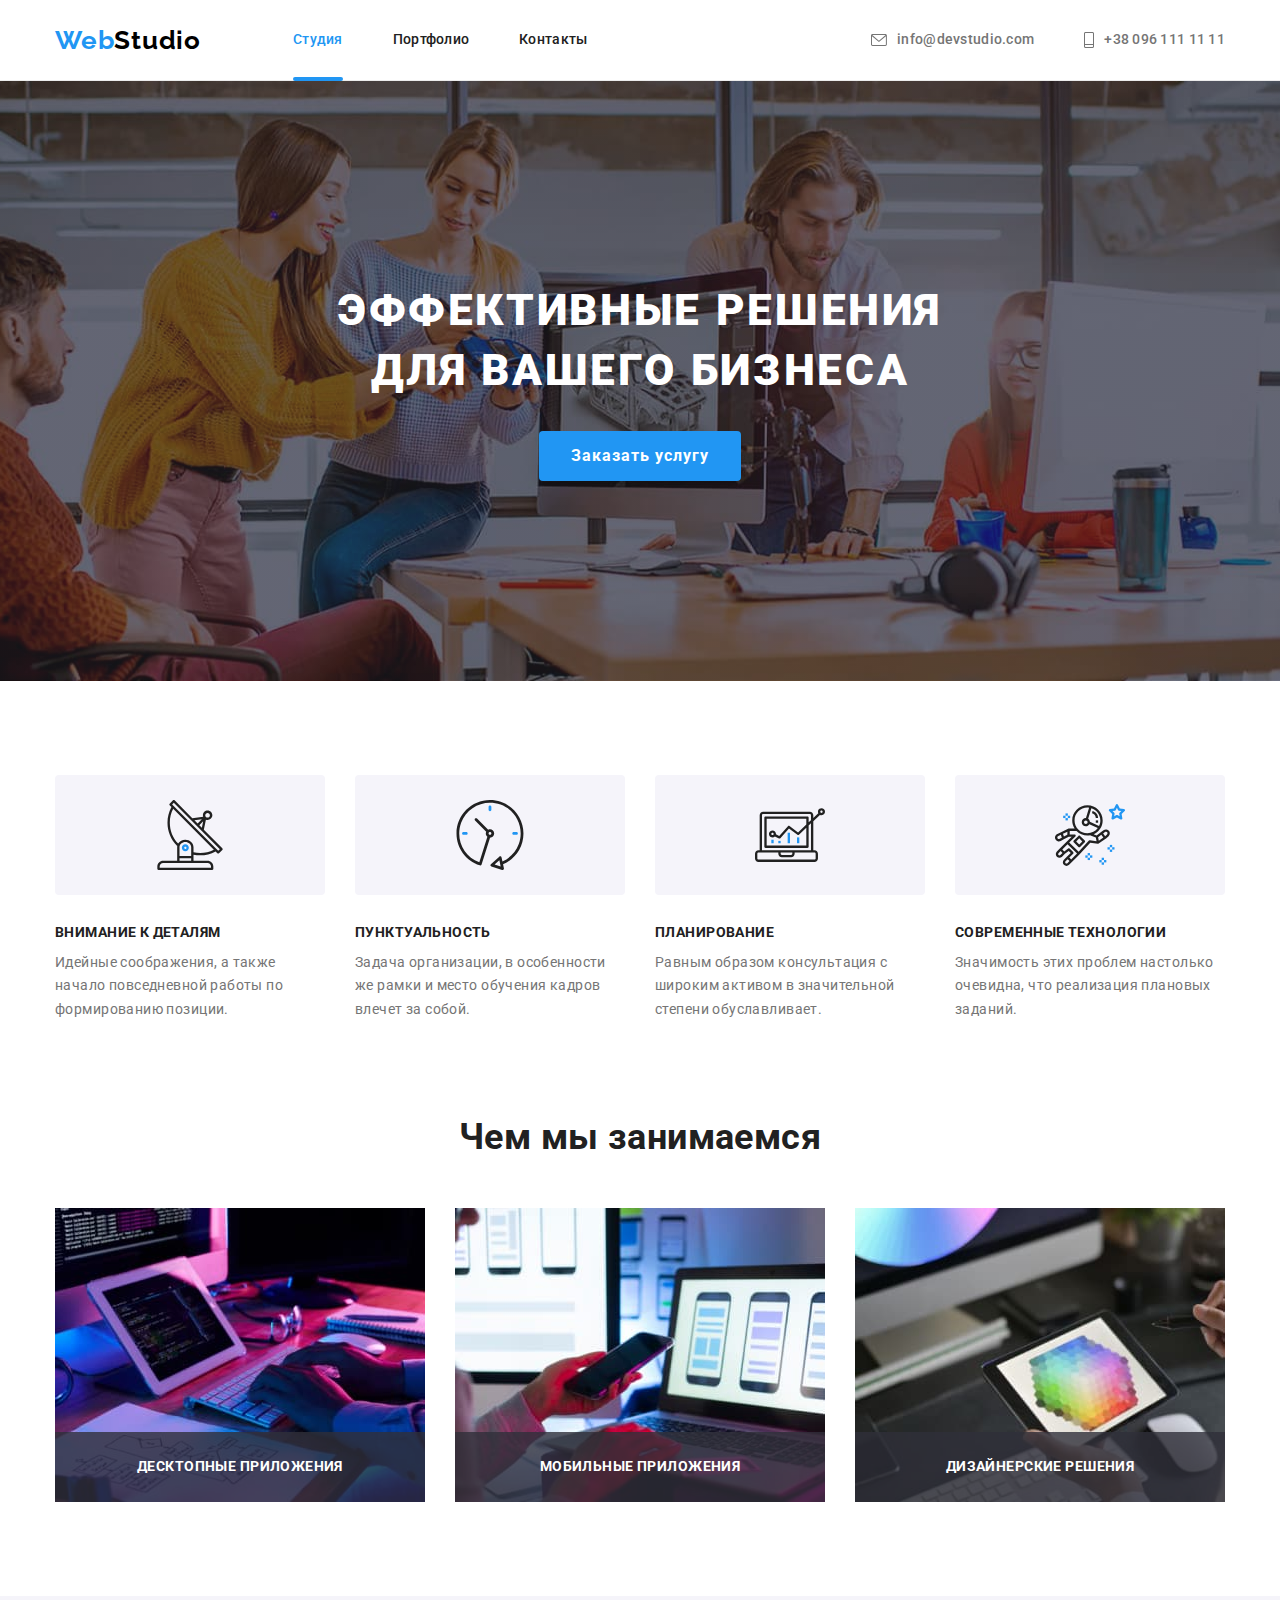
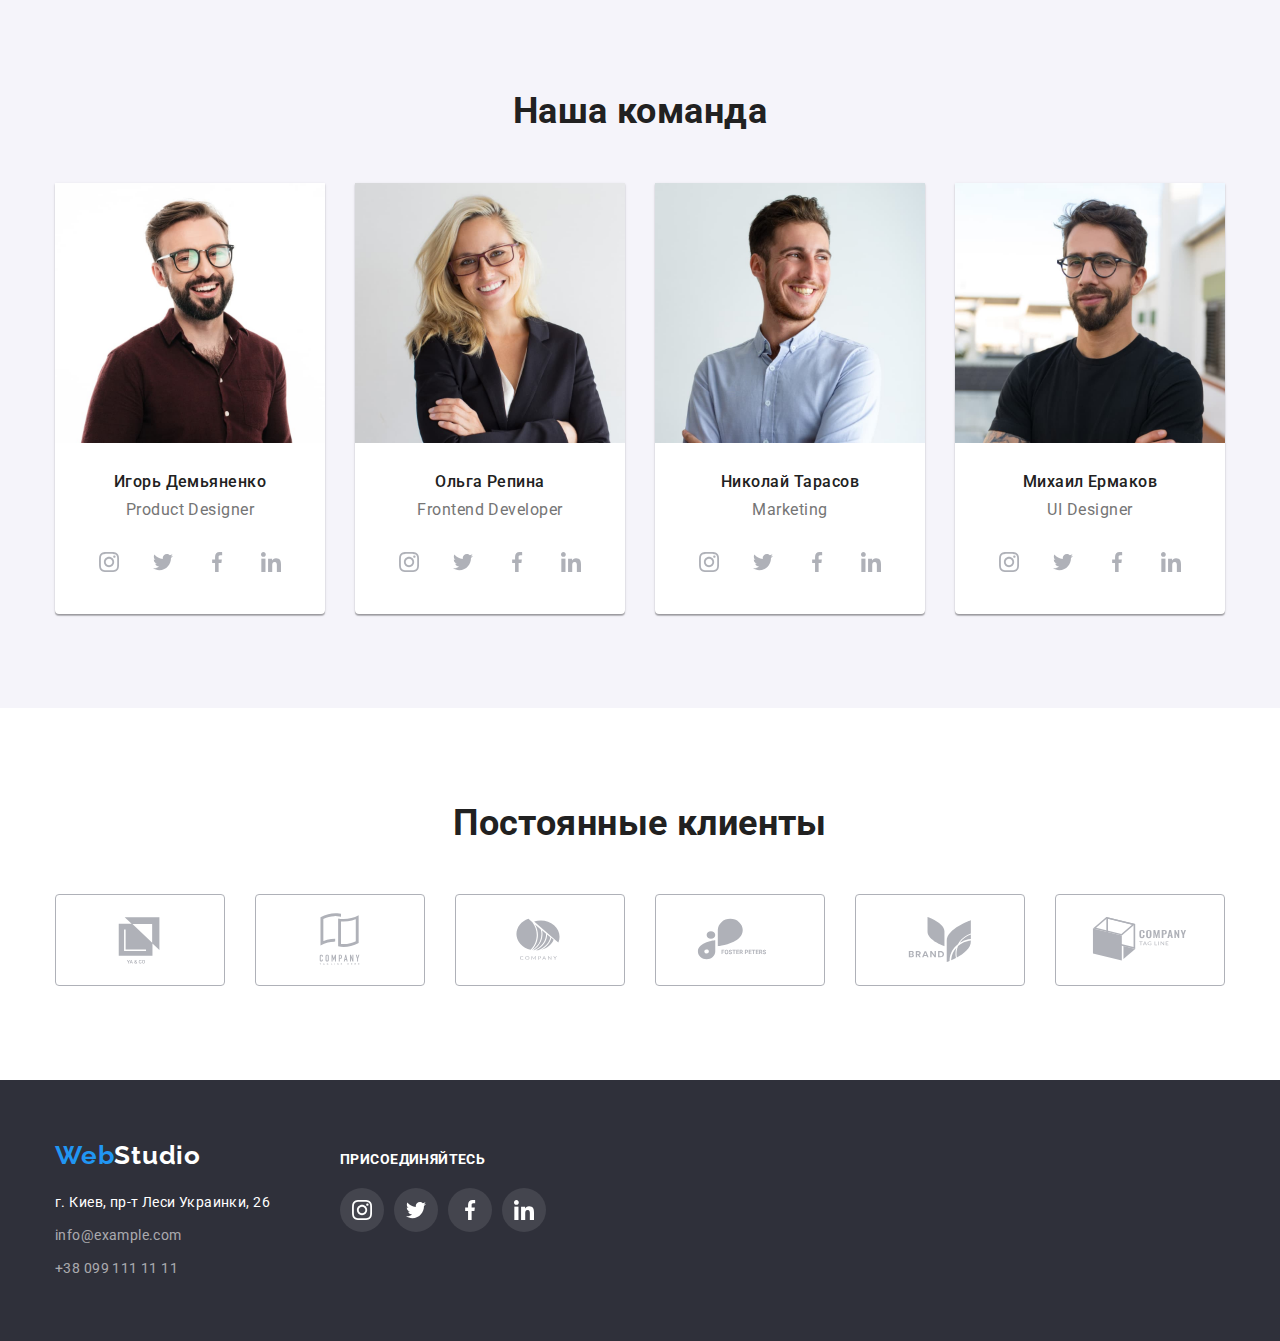
<file: index.html>
<!DOCTYPE html>
<html lang="ru">
<head>
    <meta charset="UTF-8">
    <meta http-equiv="X-UA-Compatible" content="IE=edge">
    <meta name="viewport" content="width=device-width, initial-scale=1.0">
    <title>Document</title>
    <link
      rel="stylesheet"
      href="https://cdnjs.cloudflare.com/ajax/libs/modern-normalize/1.1.0/modern-normalize.min.css"
    />
    <link rel="stylesheet" href="./css/style.css">
    <link rel="preconnect" href="https://fonts.googleapis.com">
    <link rel="preconnect" href="https://fonts.gstatic.com" crossorigin>
    <link href="https://fonts.googleapis.com/css2?family=Raleway:wght@700&family=Roboto:wght@400;500;700;900&display=swap" rel="stylesheet">
</head>
<body>
    <header class="header">
        <div class="container header-container">
        <nav class="header-nav nav"> 
            <a class="logo-header link" href="./index.html">Web<span class="header-logo-black">Studio</span></a>
            <ul  class="list header-nav-list">
                <li class="header-nav-item"><a class="header-nav-link link current" href="./index.html">Студия</a></li>
                <li class="header-nav-item"><a class="header-nav-link link" href="./portfolio.html">Портфолио</a></li>
                <li class="header-nav-item"><a class="header-nav-link link" href="">Контакты</a></li>
            </ul>
        </nav> 
        
            <ul  class="header-tel list">
                <li class="header-tel-li">
                    <a class="header-nav-link link"
                     href="mailto:info@devstudio.com">
                    <svg class="header-icons"  width="16px" height="12px">
                    <use href="./images/icons.svg#icon-mail-icon"></use>
                    </svg>info@devstudio.com</a></li>
                <li class="header-tel-li">
                    <a class="header-nav-link link" 
                    href="tel:+380961111111">
                    <svg class="header-icons"  width="10px" height="16px">
                        <use href="./images/icons.svg#icon-phone-icon"></use>
                    </svg>
                    +38 096 111 11 11</a></li>
            </ul>
        </div>
    </header>
        
    <main>
        <!-- Герой -->
        <section class=hero> 
            <h1 class="hero-title">
                Эффективные решения<br />
                для вашего бизнеса
               </h1>   
            <button type="button" class="hero-btn" data-modal-open>Заказать услугу</button>
        </section>

        <!-- Наши особенности -->
         <section class="section about-us">
             <div class="container">
             <h2 class="visually-hidden" >Преимущества</h2>
             <ul  class="about-us-list list">
                 <li class="about-item">
                    <div class="about-us-container ">
                        <svg class="benefits-icons" width="70px" height="70px">
                          <use href="./images/icons.svg#icon-antenna"></use>
                        </svg>
                      </div>
                     <h3 class="about-us-title title">Внимание к деталям</h3>
                     <p class="about-us-text">Идейные соображения, а также начало повседневной работы по формированию позиции.</p>
                 </li>
                 <li class="about-item">
                    <div class="about-us-container ">
                        <svg class="benefits-icons" width="70px" height="70px">
                          <use href="./images/icons.svg#icon-clock"></use>
                        </svg>
                      </div>
                     <h3 class="about-us-title title">Пунктуальность</h3>
                     <p class="about-us-text">Задача организации, в особенности же рамки и место обучения кадров влечет за собой.</p>
                 </li>  
                 <li class="about-item">
                    <div class="about-us-container ">
                        <svg class="benefits-icons" width="70px" height="70px">
                          <use href="./images/icons.svg#icon-diagram"></use>
                        </svg>
                      </div>
                     <h3 class="about-us-title title">Планирование</h3>
                     <p class="about-us-text">Равным образом консультация с широким активом в значительной степени обуславливает.</p>
                 </li>
                 <li class="about-item">
                    <div class="about-us-container ">
                        <svg class="benefits-icons" width="70px" height="70px">
                          <use href="./images/icons.svg#icon-astronaut"></use>
                        </svg>
                      </div>
                     <h3 class="about-us-title title">Современные технологии</h3>
                     <p class="about-us-text">Значимость этих проблем настолько очевидна, что реализация плановых заданий.</p>
                 </li>
             </ul>
            </div>
         </section>
         <!-- Чем мы занимаемся -->
         <section class="section product">
             <div class="container">
            <h2 class="section-title title">Чем мы занимаемся</h2>
            <ul class="product-list list">
                <li class="product-li">
                    <img class="photo-about-we"
                     src="./images/about-img-1.jpg"
                     alt="разработка программного обеспечения"
                     width="370"
                    />
                    <h3 class="about-us-title specialization-title">
                      Десктопные приложения
                    </h3>
                </li>
                <li class="product-li">
                    <img class="photo-about-we"
                    src="./images/about-img-2.jpg" 
                    alt="разработка мобильных приложений"
                    width="370"
                    />
                    <h3 class="about-us-title specialization-title">
                      Мобильные приложения
                    </h3>
                </li>
                <li class="product-li">
                    <img class="photo-about-we"
                    src="./images/about-img-3.jpg"
                    alt="подбор цветной гаммы"
                    width="370"
                    />
                  <h3 class="about-us-title specialization-title">
                Дизайнерские решения
                  </h3>
                </li>
            </ul>
            </div>
         </section>
         <!-- Наша команда -->
         <section class="section team">
             <div class="container">
             <h2 class="section-title title">Наша команда</h2>
             <ul  class="team-list list">
                 <li class="team-list-item">
                     <img class="photo-about-we"
                     src="./images/team-img-1.jpg" 
                     alt="фото сотрудника продуктового дизайнера Игоря Демьяненко"
                     width="270"
                     />
                     <div class="title-name">
                     <h3 class="team-name-title title">Игорь Демьяненко</h3>
                     <p class="team-list-text" lang="en">Product Designer</p>
                     <ul class="social-list list">
                        <li class="social-item">
                          <a href="https://www.instagram.com/" class="social-links" target="_blank" rel="noreferrer noopener">
                            <svg class="social-icons" width="20px" height="20px">
                              <use href="./images/icons.svg#icon-instagram"></use>
                            </svg>
                        </a>
                        </li>
                        <li class="social-item">
                            <a href="https://twitter.com/?lang=ru" class="social-links" target="_blank" rel="noreferrer noopener">
                              <svg class="social-icons" width="20px" height="20px">
                                <use href="./images/icons.svg#icon-twitter"></use>
                              </svg>
                            </a>
                          </li>
                          <li class="social-item">
                            <a href="https://www.facebook.com/" class="social-links" target="_blank" rel="noreferrer noopener">
                              <svg class="social-icons" width="20px" height="20px">
                                <use href="./images/icons.svg#icon-facebook"></use>
                              </svg>
                            </a>
                          </li>
                          <li class="social-item">
                            <a href="https://ru.linkedin.com/" class="social-links" target="_blank" rel="noreferrer noopener">
                              <svg class="social-icons" width="20px" height="20px">
                                <use href="./images/icons.svg#icon-linkedin"></use>
                              </svg>
                            </a>
                          </li>
                     </ul>
                     </div>
                 </li>
                 <li class="team-list-item">
                     <img class="photo-about-we" 
                     src="./images/team-img-2.jpg" 
                     alt="фото сотрудника фронтенд разработчика Ольги Репиной"
                     width="270"
                     />
                     <div class="title-name">
                     <h3 class="team-name-title title">Ольга Репина</h3>
                     <p class="team-list-text" lang="en">Frontend Developer</p>
                     <ul class="social-list list">
                        <li class="social-item">
                          <a href="https://www.instagram.com/" class="social-links" target="_blank" rel="noreferrer noopener">
                            <svg class="social-icons" width="20px" height="20px">
                              <use href="./images/icons.svg#icon-instagram"></use>
                            </svg>
                        </a>
                        </li>
                        <li class="social-item">
                            <a href="https://twitter.com/?lang=ru" class="social-links" target="_blank" rel="noreferrer noopener">
                              <svg class="social-icons" width="20px" height="20px">
                                <use href="./images/icons.svg#icon-twitter"></use>
                              </svg>
                            </a>
                          </li>
                          <li class="social-item">
                            <a href="https://www.facebook.com/" class="social-links" target="_blank" rel="noreferrer noopener">
                              <svg class="social-icons" width="20px" height="20px">
                                <use href="./images/icons.svg#icon-facebook"></use>
                              </svg>
                            </a>
                          </li>
                          <li class="social-item">
                            <a href="https://ru.linkedin.com/" class="social-links" target="_blank" rel="noreferrer noopener">
                              <svg class="social-icons" width="20px" height="20px">
                                <use href="./images/icons.svg#icon-linkedin"></use>
                              </svg>
                            </a>
                          </li>
                     </ul>
                     </div>
                 </li>
                 <li class="team-list-item">
                     <img class="photo-about-we" 
                     src="./images/team-img-3.jpg" 
                     alt="фото сотрудника маркетолога Николая Тарасова"
                     width="270"
                     />
                    <div class="title-name">
                     <h3 class="team-name-title title">Николай Тарасов</h3>
                     <p class="team-list-text" lang="en">Marketing</p>
                     <ul class="social-list list">
                        <li class="social-item">
                          <a href="https://www.instagram.com/" class="social-links" target="_blank" rel="noreferrer noopener">
                            <svg class="social-icons" width="20px" height="20px">
                              <use href="./images/icons.svg#icon-instagram"></use>
                            </svg>
                        </a>
                        </li>
                        <li class="social-item">
                            <a href="https://twitter.com/?lang=ru" class="social-links" target="_blank" rel="noreferrer noopener">
                              <svg class="social-icons" width="20px" height="20px">
                                <use href="./images/icons.svg#icon-twitter"></use>
                              </svg>
                            </a>
                          </li>
                          <li class="social-item">
                            <a href="https://www.facebook.com/" class="social-links" target="_blank" rel="noreferrer noopener">
                              <svg class="social-icons" width="20px" height="20px">
                                <use href="./images/icons.svg#icon-facebook"></use>
                              </svg>
                            </a>
                          </li>
                          <li class="social-item">
                            <a href="https://ru.linkedin.com/" class="social-links" target="_blank" rel="noreferrer noopener">
                              <svg class="social-icons" width="20px" height="20px">
                                <use href="./images/icons.svg#icon-linkedin"></use>
                              </svg>
                            </a>
                          </li>
                     </ul>
                    </div>
                 </li>
                 <li class="team-list-item">
                     <img class="photo-about-we" 
                        src="./images/team-img-4.jpg" 
                        alt="фото сотрудника дизайнера интерфесов Михаила Ермакова"
                        width="270"
                     />
                     <div class="title-name">
                        <h3 class="team-name-title title">Михаил Ермаков</h3>
                        <p class="team-list-text" lang="en">UI Designer</p>
                        <ul class="social-list list">
                            <li class="social-item">
                              <a href="https://www.instagram.com/" class="social-links" target="_blank" rel="noreferrer noopener">
                                <svg class="social-icons" width="20px" height="20px">
                                  <use href="./images/icons.svg#icon-instagram"></use>
                                </svg>
                            </a>
                            </li>
                            <li class="social-item">
                                <a href="https://twitter.com/?lang=ru" class="social-links" target="_blank" rel="noreferrer noopener">
                                  <svg class="social-icons" width="20px" height="20px">
                                     <use href="./images/icons.svg#icon-twitter"></use>
                                  </svg>
                                </a>
                              </li>
                              <li class="social-item">
                                <a href="https://www.facebook.com/" class="social-links" target="_blank" rel="noreferrer noopener">
                                  <svg class="social-icons" width="20px" height="20px">
                                    <use href="./images/icons.svg#icon-facebook"></use>
                                  </svg>
                                </a>
                              </li>
                              <li class="social-item">
                                <a href="https://ru.linkedin.com/" class="social-links" target="_blank" rel="noreferrer noopener">
                                  <svg class="social-icons" width="20px" height="20px">
                                    <use href="./images/icons.svg#icon-linkedin"></use>
                                  </svg>
                                </a>
                              </li>
                         </ul>
                     </div>
                 </li>
             </ul>
            </div>
         </section>
        <!-- Клиенты -->
         <section class="section">
            <div class="container">
              <h2 class="section-title title">Постоянные клиенты</h2>
              <ul class="client-list list">
                <li class="client-item">
                  <a href="https://www.google.com.ua/?hl=ru" class="client-link" target="_blank" rel="noreferrer noopener">
                    <svg class="client-icon" width="106px" height="60px">
                      <use href="./images/icons.svg#icon-Logo"></use>
                    </svg>
                  </a>
                </li>
                <li class="client-item">
                  <a href="https://www.google.com.ua/?hl=ru" class="client-link" target="_blank" rel="noreferrer noopener"> 
                    <svg class="client-icon" width="106px" height="60px">
                      <use href="./images/icons.svg#icon-Logo-1"></use>
                    </svg>
                  </a>
                </li>
                <li class="client-item">
                  <a href="https://www.google.com.ua/?hl=ru" class="client-link" target="_blank" rel="noreferrer noopener">
                    <svg class="client-icon" width="106px" height="60px">
                      <use href="./images/icons.svg#icon-Logo-2"></use>
                    </svg>
                  </a>
                </li>
                <li class="client-item">
                  <a href="https://www.google.com.ua/?hl=ru" class="client-link" target="_blank" rel="noreferrer noopener">
                    <svg class="client-icon" width="106px" height="60px">
                      <use href="./images/icons.svg#icon-Logo-3"></use>
                    </svg>
                  </a>
                </li>
                <li class="client-item">
                  <a href="https://www.google.com.ua/?hl=ru" class="client-link" target="_blank" rel="noreferrer noopener">
                    <svg class="client-icon" width="106px" height="60px">
                      <use href="./images/icons.svg#icon-Logo-4"></use>
                    </svg>
                  </a>
                </li>
                <li class="client-item">
                  <a href="https://www.google.com.ua/?hl=ru" class="client-link" target="_blank" rel="noreferrer noopener">
                    <svg class="client-icon" width="106px" height="60px">
                      <use href="./images/icons.svg#icon-Logo-5"></use>
                    </svg>
                  </a>
                </li>
              </ul>
            </div>
          </section>
    </main>
    <!-- ФУТЕР -->
    <footer class="footer">
      <div class="container footer-container">
        <div class="address-container">
        <a href="./index.html" class="logo-footer link">Web<span class="logo-white">Studio</span></a>
        <address class="footer-addr">
                <ul  class="footer-addr-list list ">
                    <li class="footer-addr-item"><a class="footer-addr-link link" href="https://goo.gl/maps/5dqKB5nKvuYX2aMz5" target="_blank" rel="noreferrer noopener">г. Киев, пр-т Леси Украинки, 26</a></li>
                    <li class="footer-addr-item"><a class="footer-addr-link link" href="mailto:info@example.com">info@example.com</a></li>
                    <li class="footer-addr-item"><a class="footer-addr-link link" href="tell:+380991111111">+38 099 111 11 11</a></li>
                </ul>
            </address>
        </div>
        <div class="footer-social-container">   
          <h3 class="footer-title">присоединяйтесь</h3>
          <ul class="social-list list">
              <li class="social-item">
                  <a href="" class="social-links">
                      <svg class="social-icons" width="20" height="20">
                          <use href="./images/icons.svg#icon-instagram"></use>
                      </svg>
                  </a>
              </li>
              <li class="social-item">
                  <a href="" class="social-links">
                      <svg class="social-icons" width="20" height="20">
                          <use href="./images/icons.svg#icon-twitter"></use>
                      </svg>
                  </a>
              </li>
              <li class="social-item">
                  <a href="" class="social-links">
                      <svg class="social-icons" width="20" height="20">
                          <use href="./images/icons.svg#icon-facebook"></use>
                      </svg>
                  </a>
              </li>
              <li class="social-item">
                  <a href="" class="social-links">
                      <svg class="social-icons" width="20" height="20">
                          <use href="./images/icons.svg#icon-linkedin"></use>
                      </svg>
                  </a>
              </li>
          </ul>
      </div>
    </div>
    </footer>
    <div class="overlay-js is-hidden" data-modal>
      <div class="modal">
        <button type="button" class="button-close" data-modal-close>
          <svg width="11px" height="11px">
            <use href="./images/icons.svg#vektor"></use>
          </svg>
        </button>
      </div>
    </div>
    <script src="./js/modal.js"></script>
</body>
</html>
</file>
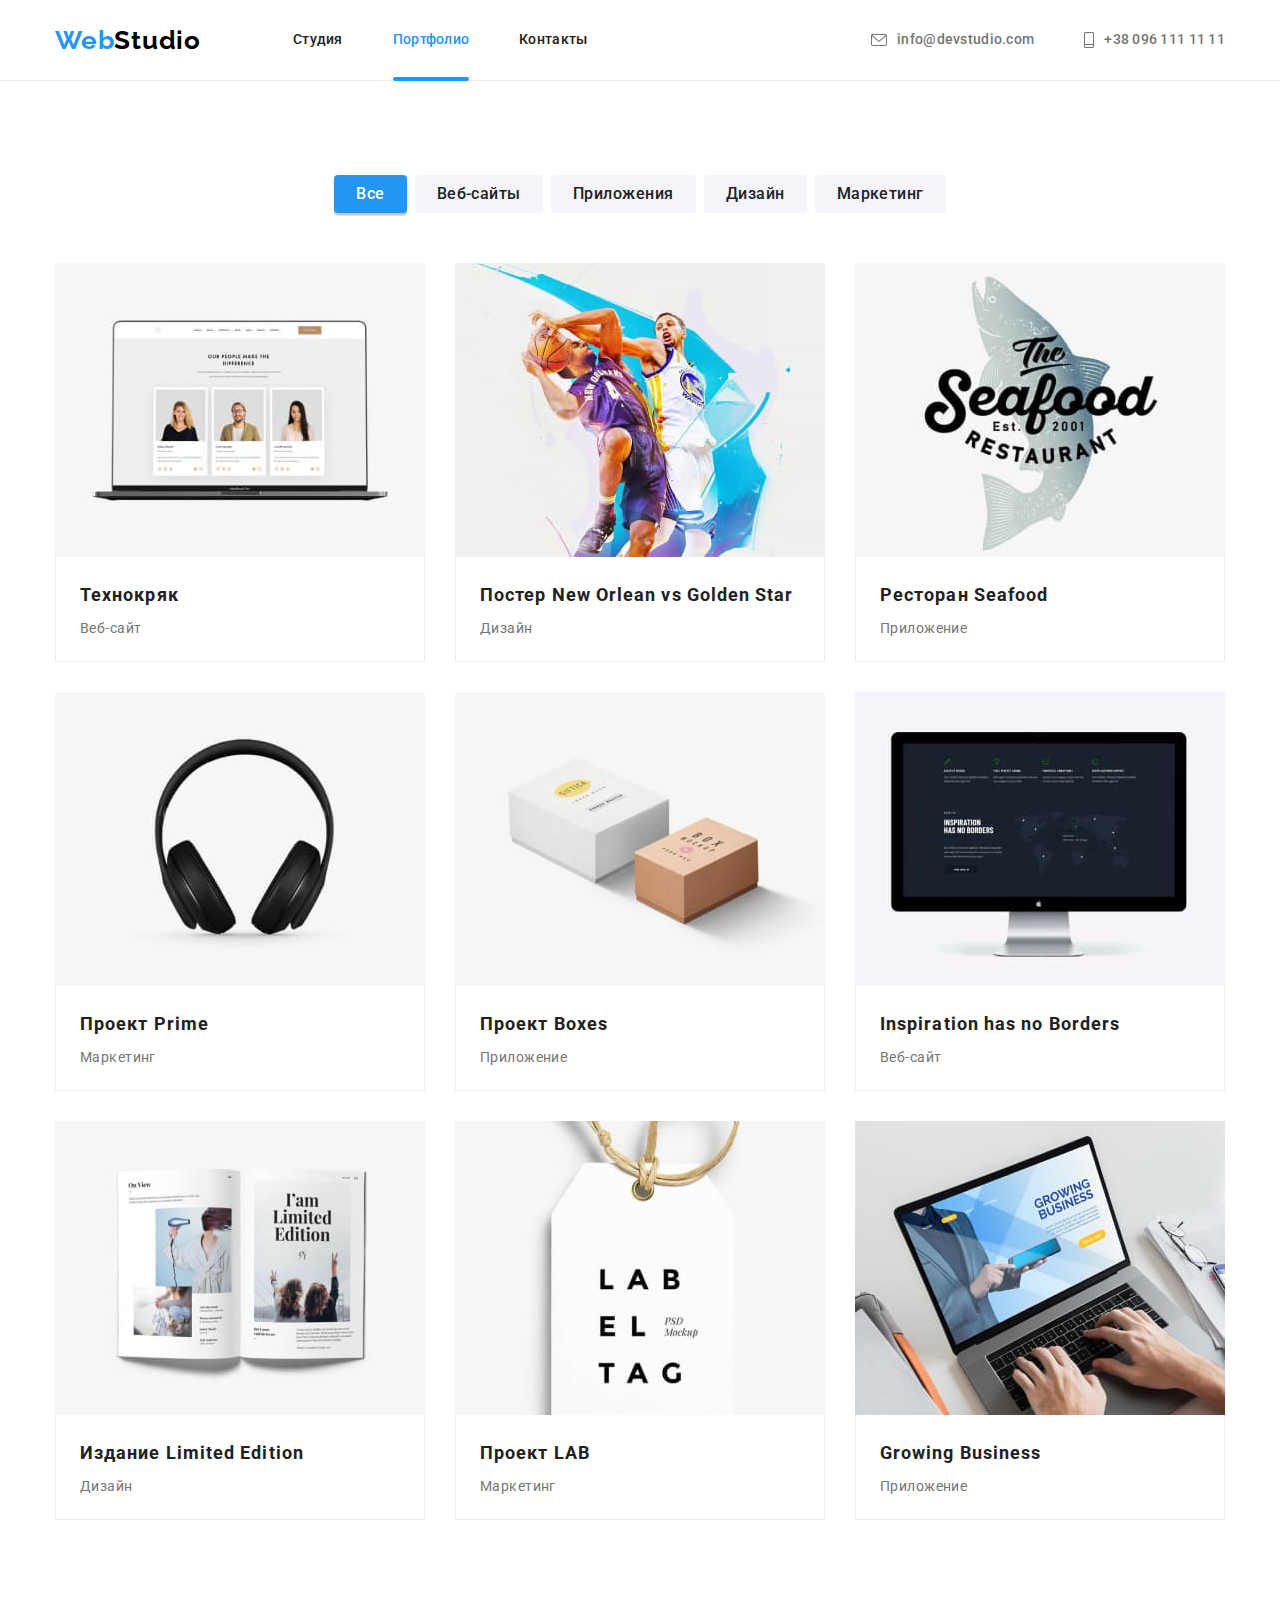
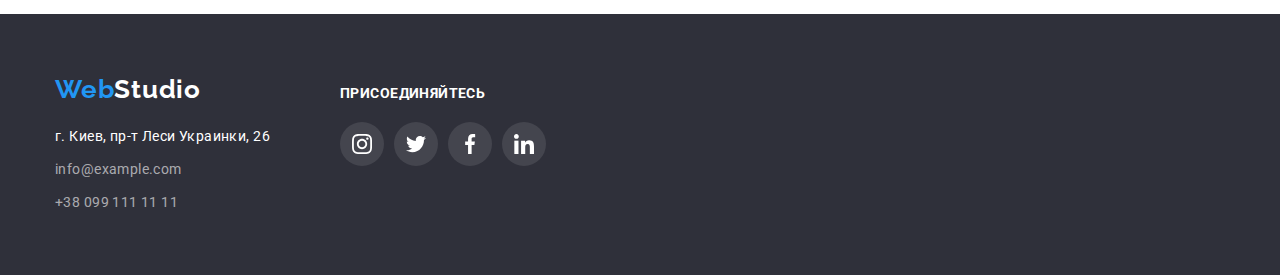
<file: portfolio.html>
<!DOCTYPE html>
  <html lang="ru">
    <head>
    <meta charset="UTF-8">
    <meta http-equiv="X-UA-Compatible" content="IE=edge">
    <meta name="viewport" content="width=device-width, initial-scale=1.0">
    <title>Document</title>
    <link
      rel="stylesheet"
      href="https://cdnjs.cloudflare.com/ajax/libs/modern-normalize/1.1.0/modern-normalize.min.css"
    />
    <link rel="stylesheet" href="./css/style.css">
    <link rel="preconnect" href="https://fonts.googleapis.com">
    <link rel="preconnect" href="https://fonts.gstatic.com" crossorigin>
    <link href="https://fonts.googleapis.com/css2?family=Raleway:wght@700&family=Roboto:wght@400;500;700;900&display=swap" rel="stylesheet">
</head>
  <body>
    <!-- Шапка сайта -->
    <header class="header">
      <div class="container header-container">
      <nav class="header-nav nav"> 
          <a class="logo-header link" href="./index.html">Web<span class="header-logo-black">Studio</span></a>
          <ul  class="list header-nav-list">
              <li class="header-nav-item"><a class="header-nav-link link" href="./index.html">Студия</a></li>
              <li class="header-nav-item"><a class="header-nav-link link current" href="./portfolio.html">Портфолио</a></li>
              <li class="header-nav-item"><a class="header-nav-link link" href="">Контакты</a></li>
          </ul>
      </nav> 
      
          <ul  class="header-tel list">
              <li class="header-tel-li">
                  <a class="header-nav-link link"
                   href="mailto:info@devstudio.com">
                  <svg class="header-icons"  width="16px" height="12px">
                  <use href="./images/icons.svg#icon-mail-icon"></use>
                  </svg>info@devstudio.com</a></li>
              <li class="header-tel-li">
                  <a class="header-nav-link link" 
                  href="tel:+380961111111">
                  <svg class="header-icons"  width="10px" height="16px">
                      <use href="./images/icons.svg#icon-phone-icon"></use>
                  </svg>
                  +38 096 111 11 11</a></li>
          </ul>
      </div>
  </header>

    <!-- Основной контент -->

    <main>
      <section class="section">
        <div class="container">
        <h1 class="visually-hidden title">Портфолио</h1> 

        <!-- Фильтры -->

          <ul class="filter-list list">
          <li class="filter-item"><button class="filter-btn active" type="button">Все</button></li>
          <li class="filter-item"><button class="filter-btn" type="button">Веб-сайты</button></li>
          <li class="filter-item"><button class="filter-btn" type="button">Приложения</button></li>
          <li class="filter-item"><button class="filter-btn" type="button">Дизайн</button></li>
          <li class="filter-item"><button class="filter-btn" type="button">Маркетинг</button></li>
        </ul>
        <!-- Проекты -->
        <ul class="project-list list">
          <li class="project-list-item">
            <a class="project-link link" href="" target="_blank" rel="noreferrer noopener">
            <div class=portfolio-item-wrap>
              <img
              class="project-list-img"
              src="./images/portfolio-1.jpg"
              alt="ноутбук с открытым сайтом" width="370"
            /> 
            <p class="portfolio-img-text">
              Технокряк это современная площадка распространения
              коронавируса. Компании используют эту платформу для цифрового
              шпионажа и атак на защищённые сервера конкурентов.
            </p>
           </div>
          <div class="port-name">
            <h2 class="project-list-title title">Технокряк</h2>
            <p class="project-list-text">Веб-сайт</p>
          </div>
            </a>
          </li>
          <li class="project-list-item">
            <a class="project-link link" href="" target="_blank" rel="noreferrer noopener">
            <div class=portfolio-item-wrap>
            <img
              class="project-list-img"
              src="./images/portfolio-2.jpg"
              alt="два баскетболиста" width="370"
            />
            <p class="portfolio-img-text">
              Технокряк это современная площадка распространения
              коронавируса. Компании используют эту платформу для цифрового
              шпионажа и атак на защищённые сервера конкурентов.
            </p>
           </div>
          <div class="port-name">
            <h2 class="project-list-title title">
              Постер <span lang="en">New Orlean vs Golden Star</span>
            </h2>
            <p class="project-list-text">Дизайн</p>
          </div>
            </a>
          </li>
          
          <li class="project-list-item">
            <a class="project-link link" href="" target="_blank" rel="noreferrer noopener">
            <div class=portfolio-item-wrap>
            
            <img
              class="project-list-img"
              src="./images/portfolio-3.jpg"
              alt="логотип ресторана" width="370"
            />
            <p class="portfolio-img-text">
              Технокряк это современная площадка распространения
              коронавируса. Компании используют эту платформу для цифрового
              шпионажа и атак на защищённые сервера конкурентов.
            </p>
          </div>
          <div class="port-name">
            <h2 class="project-list-title title">Ресторан <span lang="en">Seafood</span></h2>
            <p class="project-list-text">Приложение</p>
          </div>
            </a>
          </li>

          <li class="project-list-item">
            <a class="project-link link" href="" target="_blank" rel="noreferrer noopener">
            <div class=portfolio-item-wrap>
            
            <img
              class="project-list-img"
              src="./images/portfolio-4.jpg"
              alt="большие наушники" width="370"
            />
            <p class="portfolio-img-text">
              Технокряк это современная площадка распространения
              коронавируса. Компании используют эту платформу для цифрового
              шпионажа и атак на защищённые сервера конкурентов.
            </p>
          </div>
          <div class="port-name">
            <h2 class="project-list-title title">Проект <span lang="en">Prime</span></h2>
            <p class="project-list-text">Маркетинг</p>
          </div>
            </a>
          </li>
          <li class="project-list-item">
            <a class="project-link link" href="" target="_blank" rel="noreferrer noopener">
            <div class=portfolio-item-wrap>
            
            <img
              class="project-list-img"
              src="./images/portfolio-5.jpg"
              alt="белая и коричневая коробка" width="370"
            />
            <p class="portfolio-img-text">
              Технокряк это современная площадка распространения
              коронавируса. Компании используют эту платформу для цифрового
              шпионажа и атак на защищённые сервера конкурентов.
            </p>
          </div>
           <div class="port-name">
            <h2 class="project-list-title title">Проект <span>Boxes</span></h2>
            <p class="project-list-text">Приложение</p>
          </div>
            </a>
          </li>

          <li class="project-list-item">
            <a class="project-link link" href="" target="_blank" rel="noreferrer noopener">
            <div class=portfolio-item-wrap>
            
            <img
              class="project-list-img"
              src="./images/portfolio-6.jpg"
              alt="монитор с открытым сайтом" width="370"
            />
            <p class="portfolio-img-text">
              Технокряк это современная площадка распространения
              коронавируса. Компании используют эту платформу для цифрового
              шпионажа и атак на защищённые сервера конкурентов.
            </p>
          </div>
          <div class="port-name">
            <h2 class="project-list-title title" lang="en">Inspiration has no Borders</h2>
            <p class="project-list-text">Веб-сайт</p>
          </div>
            </a>
          </li>
          <li class="project-list-item">
            <a class="project-link link" href="" target="_blank" rel="noreferrer noopener">
            <div class=portfolio-item-wrap>
            
            <img
              class="project-list-img"
              src="./images/portfolio-7.jpg"
              alt="открытый журнал с картинками" width="370"
            />
            <p class="portfolio-img-text">
              Технокряк это современная площадка распространения
              коронавируса. Компании используют эту платформу для цифрового
              шпионажа и атак на защищённые сервера конкурентов.
            </p>
          </div>
              <div class="port-name">
            <h2 class="project-list-title title">Издание <span lang="en">Limited Edition</span></h2>
            <p class="project-list-text">Дизайн</p>
            </div>
            </a>
          </li>
          <li class="project-list-item">
            <a class="project-link link" href="" target="_blank" rel="noreferrer noopener">
            <div class=portfolio-item-wrap>
            
            <img
              class="project-list-img"
              src="./images/portfolio-8.jpg"
              alt="бирка" width="370"
            />
            <p class="portfolio-img-text">
              Технокряк это современная площадка распространения
              коронавируса. Компании используют эту платформу для цифрового
              шпионажа и атак на защищённые сервера конкурентов.
            </p>
          </div>
          <div class="port-name">
            <h2 class="project-list-title title">Проект <span lang="en">LAB</span></h2>
            <p class="project-list-text">Маркетинг</p>
          </div>
            </a>
          </li>
          <li class="project-list-item"> 
            <a class="project-link link" href="" target="_blank" rel="noreferrer noopener">
            <div class=portfolio-item-wrap>
            
            <img
              class="prolink"
              src="./images/portfolio-9.jpg"
              alt="человек печатает на ноутбуке" width="370"
            />
            <p class="portfolio-img-text">
              Технокряк это современная площадка распространения
              коронавируса. Компании используют эту платформу для цифрового
              шпионажа и атак на защищённые сервера конкурентов.
            </p>
          </div>
          <div class="port-name">
            <h2 class="project-list-title title" lang="en">Growing Business</h2>
            <p class="project-list-text">Приложение</p>
          </div>
            </a>
          </li>
        </ul>
        </div>
      </section>
    </main>

    <!-- Футер -->

    <footer class="footer">
      <div class="container footer-container">
        <div class="address-container">
        <a href="./index.html" class="logo-footer link">Web<span class="logo-white">Studio</span></a>
        <address class="footer-addr">
                <ul  class="footer-addr-list list ">
                    <li class="footer-addr-item"><a class="footer-addr-link link" href="https://goo.gl/maps/5dqKB5nKvuYX2aMz5" target="_blank" rel="noreferrer noopener">г. Киев, пр-т Леси Украинки, 26</a></li>
                    <li class="footer-addr-item"><a class="footer-addr-link link" href="mailto:info@example.com">info@example.com</a></li>
                    <li class="footer-addr-item"><a class="footer-addr-link link" href="tell:+380991111111">+38 099 111 11 11</a></li>
                </ul>
            </address>
        </div>
        <div class="footer-social-container">   
          <h3 class="footer-title">присоединяйтесь</h3>
          <ul class="social-list list">
              <li class="social-item">
                  <a href="" class="social-links">
                      <svg class="social-icons" width="20" height="20">
                          <use href="./images/icons.svg#icon-instagram"></use>
                      </svg>
                  </a>
              </li>
              <li class="social-item">
                  <a href="" class="social-links">
                      <svg class="social-icons" width="20" height="20">
                          <use href="./images/icons.svg#icon-twitter"></use>
                      </svg>
                  </a>
              </li>
              <li class="social-item">
                  <a href="" class="social-links">
                      <svg class="social-icons" width="20" height="20">
                          <use href="./images/icons.svg#icon-facebook"></use>
                      </svg>
                  </a>
              </li>
              <li class="social-item">
                  <a href="" class="social-links">
                      <svg class="social-icons" width="20" height="20">
                          <use href="./images/icons.svg#icon-linkedin"></use>
                      </svg>
                  </a>
              </li>
          </ul>
      </div>
    </div>
    </footer>
  </body>
</html>
</file>
<file: css/style.css>
:root {
    --main-text-color: #757575;
    --accent-color: #2196f3;
    --title-color: #212121;
    --external-color: #ffffff;
    --bg-color: #2f303a;
    --ex-bg-color: #f5f4fa;
    --border-color:#ececec;
    --icons-color: #afb1b8;
    --primery-font: 'Roboto', sans-serif;
    --transition: 250ms cubic-bezier(0.4, 0, 0.2, 1);
  }
  
  body {
    font-family: 'Roboto', sans-serif;
    color: var(--main-text-color);
    background-color: var(--external-color);
    font-size: 14px;
    line-height: 1.71;
    letter-spacing: 0.03em;
    
  }
  
  .link {
    text-decoration: none;
    outline: none;
    color: inherit
  }
  
  .list {
    list-style: none;
  }

  p,
  h1,
  h2,
  h3,
  h4,
  h5,
  h6 {
    margin: 0;
  }

  ul {
    margin: 0;
    padding-left: 0;
  }

  button {
    cursor: pointer;
  }


  .container{
    padding-left: 15px;
    padding-right: 15px;
    width: 1200px;
    /*
    outline: 1px solid red;
    */
    margin: 0 auto;
    

  }

  .title {
    color: var(--title-color);
  }
  
  .visually-hidden {
    position: absolute;
    white-space: nowrap;
    width: 1px;
    height: 1px;
    overflow: hidden;
    border: 0;
    padding: 0;
    clip: rect(0 0 0 0);
    clip-path: inset(50%);
    margin: -1px;
  }
  
  /* -------------header styles-------------- */
 
  .header {
    background-color: var(--external-color);
    border-bottom: 1px solid var(--border-color);
  }
  
  .header-container {
    display: flex;
    align-items: center;
  }
  
  .nav {
    display: flex;
    align-items: center;
  }
  
  
  .header-nav-item:not(:last-child) {
    margin-right: 50px;
  }

  .header-tel{
    display: flex;
    margin-left: auto;
    align-items: center;
  }
  
  .header-tel-li:not(:last-child) {
    margin-right: 50px;
  }

  
  .logo-header,
  .logo-footer{
    font-family: 'Raleway', sans-serif;
    font-weight: 700;
    font-size: 26px;
    line-height: 1.19;
    letter-spacing: 0.03em;
    color: var(--accent-color);
    width: 145px;
    display: block;
  }
  
  .logo-header{
     margin-left: auto;
    margin-right: 93px;
  }

  .logo-footer{
     margin-bottom: 20px;

  }
  .header-logo-black{
    color: #000000;
  }

  .logo-white {
    color: #ffffff;
  }
  
  .header-nav-list{
  color: var(--title-color);
  display: flex;
  }
  
  .header-nav-link{
  display: flex;
  justify-content: flex-end;
  align-items: center;
  font-weight: 500;
  font-size: 14px;
  line-height: 1.14;
  letter-spacing: 0.02em;
  margin-left: auto;
  padding-top: 32px;
  padding-bottom: 32px;
  transition: color var(--transition) 
  }
  .header-icons {
    margin-right: 10px;
    fill: currentColor;
  }
 

  .header-nav-tel{
    font-weight: 500;
    font-size: 14px;
    line-height: 1.14;
    letter-spacing: 0.02em;;
    color: var(--primery-text-color);


  }


  .header-nav-link:hover,
  .header-nav-link:focus,
  .current {
    color: var(--accent-color);
  }
  
  .current {
    position: relative;
  }
  
  .current::after {
    content: '';
    width: 100%;
    height: 4px;
    border-radius: 2px;
    position: absolute;
    background-color: var(--accent-color);
    left: 0;
    bottom: -1px;
  }

 
  
  /*-----------Портфолио------------*/
 
  .btn-container{
    margin-bottom: 34px;

  }
  .filter-item:not(:last-child) {
    margin-right: 8px;
  }
  
   .filter-btn {
    cursor: pointer; 
    font-weight: 500;
    font-size: 16px;
    line-height: 1.62;
    text-align:center;
    letter-spacing: 0.03em;
    color: var(--title-color);
    background-color: var(--ex-bg-color);
    padding: 6px 22px;
    border-radius: 4px;
    border: none;
    min-height: 38px;
    transition: color var(--transition), background-color var(--transition), box-shadow var(--transition);
  }
 
  .filter-list{
    display: flex;
    justify-content: center;
    margin-bottom: 50px;
  }
  .active,
  .filter-btn:hover,
  .filter-btn:focus {
    background-color: var(--accent-color);
    color: var(--external-color);
    box-shadow: 0px 3px 1px rgba(0, 0, 0, 0.1), 0px 1px 2px rgba(0, 0, 0, 0.08), 0px 2px 2px rgba(0, 0, 0, 0.12);

  }
 
  .project-list{
    display: flex;
    flex-wrap: wrap;
    margin-left: -30px;
    margin-top: -30px;

  }

  .project-list-item{ 
    flex-basis: calc(100% / 3 - 30px);
    margin-left: 30px;
    margin-top: 30px;
    transition-property: box-shadow;
    transition-duration: 250ms;
    transition-timing-function: cubic-bezier(0.4, 0, 0.2, 1);
}

  
  .project-list-title{
    font-weight: bold;
    font-size: 18px;
    line-height: 2;
    margin-bottom: 4px;
    letter-spacing: 0.06em;
  }
 
.port-name {
  border: 1px solid var(--border-color);
  border-top: none;
  padding: 20px 24px;

}
.project-list-img{
  display: block;
}


.portfolio-item-wrap {
  position: relative;
  overflow: hidden;
}


.project-link:hover  .portfolio-img-text,
.project-link:focus  .portfolio-img-text{
  transform: translateY(0);
}


.project-link{
  display: flex;
  flex-direction: column;
}

.project-link:hover,
.project-link:focus{
  box-shadow: 0px 1px 1px rgba(0, 0, 0, 0.12), 0px 4px 4px rgba(0, 0, 0, 0.06),
  1px 4px 6px rgba(0, 0, 0, 0.16);

}
.portfolio-img-text {
  position: absolute;
  font-family: var(--primery-font);
  font-size: 18px;
  line-height: 1.56;
  letter-spacing: 0.03em;
  color: var(--external-color);
  background-color: rgba(33, 150, 243, 0.9);
  top: 0;
  left: 0;
  padding: 63px 24px;
  height: 100%;
  transform: translateY(100%);
  transition: transform var(--transition) 
}

  /* ------------------hero styles---------------- */
  
  .hero {
    background-color: var(--bg-color);
    padding-top: 200px;
    padding-bottom: 200px;
    text-align: center;
    background-image: linear-gradient(
      rgba(47, 48, 58, 0.4),
      rgba(47, 48, 58, 0.4)
    ),
    url(../images/hero-bgr.jpg);
  background-repeat: no-repeat;
  background-position: center;
  }
  
  .hero-title {
    font-weight: 900;
    font-size: 44px;
    line-height: 1.36;
    letter-spacing: 0.06em;
    text-transform: uppercase;
    color: var(--external-color);
    margin-bottom: 30px;
    
   
  }
  .flex-btn {
    display: flex;
    justify-content: center;
  }
  
  .hero-btn {
    margin: 0 auto;
    font-weight: 700;
    font-size: 16px;
    line-height: 1.87;
    display: block;
    text-align: center;
    letter-spacing: 0.06em;
    background-color: var(--accent-color);
    color: var(--external-color);
    cursor: pointer;
    border: none;
    box-shadow: 0px 4px 4px rgba(0, 0, 0, 0.15);
    border-radius: 4px;
    padding: 10px 32px;
  
    
  }
  
  .hero-btn:hover,
  .hero-btn:focus {
    background-color: var(--accent-color)
  }
  
  /* -------------Наши особенности------------ */
  .about-us-container {
    background: var(--ex-bg-color);
    border-radius: 4px;
    display: flex;
    justify-content: center;
    padding: 25px 100px;
    margin-bottom: 30px;
  }

    .section{
      padding-top: 94px;
      padding-bottom: 94px;
    }
    /*
    .about-item:not(:last-child) {
      margin-right: 30px;
    }
    */
    .about-us-list{  
      display: flex;
      flex-wrap: wrap;
      margin-left: -30px;
      margin-top: -30px;
    }

    .about-us{
      padding-bottom: 0;
    }
    .about-item{
      margin-left: 30px;
      margin-top: 30px;
      flex-basis:  calc(100% / 4 - 30px)
    }

    .about-us-text{
      font-size: 14px;
      line-height: 1.71;
      letter-spacing: 0.03em;

    }
    .about-us-title {
      font-weight: 700;
      font-size: 14px;
      line-height: 1.14;
      letter-spacing: 0.03em;
      text-transform: uppercase;
      margin-bottom: 10px;
      color: var(--title-color);
    }
  
  /*--------------IMG---------------*/
  img{
  display: block;
  min-width: 100%;
  height: auto;
  }

  /* ------------Чем мы занимаемся------------- */
  /*
  .product{
    padding-top: 0;
  }
*/
  .product-list.list {
    display: flex;
    flex-wrap: wrap;
    margin-left: -30px;
    margin-top: -30px;
  }
  
  .section-title {
    font-size: 36px;
    line-height: 1.17;
    text-align: center;
    margin-bottom: 50px;
}
  /*
  .photo-about-we:not(:last-child) {
    margin-right: 30px;
  }
*/

  .product-li{
    position: relative;
    margin-left: 30px;
    margin-top: 30px;
    flex-basis: calc(100% / 3 - 30px)
    
  }
  .after-second-titles {
    font-weight: 700;
    font-size: 14px;
    line-height: 1.14;
    letter-spacing: 0.03em;
    text-transform: uppercase;
    color: var(--title-text-color);
    margin-bottom: 10px;
  }
  .specialization-title {
    color: var(--external-color);
    background: rgba(47, 48, 58, 0.8);
    width: 100%;
    padding-top: 27px;
    padding-bottom: 27px;
    margin-bottom: 0;
    text-align: center;
    position: absolute;
    bottom: 0;
  }

  /* -----------------Наша команда------------- */
  
  .team {
    background-color: var(--ex-bg-color);
  }
  .team-list{
    display: flex;
    flex-wrap: wrap;
    margin-left: -30px;
    margin-top: -30px;
  }
  /*
  .team-list-item{
    
  }
*/
  .team-list-item {
    margin-left: 30px;
    margin-top: 30px;
    flex-basis: calc(100% / 4 - 30px);
    box-shadow: 0px 1px 3px rgba(0, 0, 0, 0.12), 0px 1px 1px rgba(0, 0, 0, 0.14),
    0px 2px 1px rgba(0, 0, 0, 0.2);
    border-radius: 0px 0px 4px 4px;
    background-color: var(--external-color)
  }
  .team-title {
    font-size: 36px;
    line-height: 1.17;
    text-align: center;
  }
  
  .team-list-text,
  .team-name-title  {
    font-size: 16px;
    line-height: 1.18;
    text-align: center;
    letter-spacing: 0.03em;
    margin-bottom: 16px;
  }
  .team-name-title  {
    font-weight: 500;
    font-size: 16px;
    line-height: 1.18;
    text-align: center;
    letter-spacing: 0.03em;
    color: var(--title-color);
    margin-bottom: 10px;
  }

  .title-name {
    padding: 30px 0;
  }
  
  .social-hover:focus,
  .social-hover:hover{
    color: var(--external-color);
  }

  .social-links:hover .team-social-icons,
  .social-links:focus .team-social-icons {
    fill: var(--external-color);}


  
  
  .team-social-links:hover,
  .team-social-links:focus {
    background-color: var(--accent-color);
  }
  
  .team-social-links:hover .team-social-icons,
  .team-social-links:focus .team-social-icons {
    fill: var(--external-color);}
  
/*----------------КЛИЕНТЫ---------------*/

.client-list {
  display: flex;
  flex-wrap: wrap;
  margin-left: -30px;
  margin-top: -30px;
}
/*
.client-item:not(:last-child) {
  margin-right: 30px;
}
*/
.client-item{
  margin-left: 30px;
      margin-top: 30px;
      flex-basis:  calc(100% / 6 - 30px)
}

.client-link {
  border: 1px solid currentColor;
  box-sizing: border-box;
  border-radius: 4px;
  display: flex;
  color: var(--icons-color);
  justify-content: center;
  align-items: center;
  height: 92px;
  transition: color var(--transition) 
}

.client-icon {
  fill: currentColor
}


.client-link:hover,
.client-link:focus {
  color: var(--accent-color)
}



  /* -------------footer--------------- */
  .footer-container{
    display: flex;
    align-items: baseline;
  }
  .address-container {
    margin-right: 70px;
  }
  .footer {
    background-color: var(--bg-color);
    padding-top: 60px;
    padding-bottom: 60px;
  }
  .footer-addr{
    font-style: inherit;
  }
/*
  .footer-container{
    display: flex;
  }
  */
  .footer-addr-list.list{
    padding-top: 0;
    padding-bottom: 0;
    flex-flow: column;
  }

.footer-addr-item:not(:last-child){
  margin-bottom: 9px;
}
  
  .footer-addr-link {
    color: rgba(255, 255, 255, 0.6);
    font-style: normal;
    font-size: 14px;
    line-height: 1.71;
    letter-spacing: 0.03em;
    transition:  var(--transition) 
    
  }
  
  .footer-addr-link[target='_blank'] {
    color: #ffffff;
  }
  
  .footer-addr-link:hover,
  .footer-addr-link:focus {
    color: var(--accent-color);
  }
  /*---------------Вторая часть футера------------*/
  .footer-title {
    font-weight: 700;
    font-size: 14px;
    line-height: 1.14;
    letter-spacing: 0.03em;
    text-transform: uppercase;
    color: var(--title-text-color);
    margin-bottom: 20px;
    color: var(--external-color);
  }
  .social-list {
    display: flex;
    justify-content: center;
    align-items: center;
    margin-top: 20px;
  }
  
  .social-links:focus,
  .social-links:hover {
    color:var(--external-color);
    background-color: var(--accent-color);
    }
     
   .footer .social-links{
     color:var(--external-color);
     
   } 

  .social-item:not(:last-child) {
    margin-right: 10px;
}
  .social-links {
    background-color: rgba(255, 255, 255, 0.1);
    width: 44px;
    height: 44px;
    display: flex;
    justify-content: center;
    align-items: center;
    border-radius: 50%;
    color:var(--icons-color);
    transition: color var(--transition), background-color var(--transition) }
  .social-icons {
    fill: currentColor;
  }
  
  .footer-social-icons {
    fill: var(--external-color);}

  .join-us-item:not(:last-child) {
      margin-right: 10px;
  }
/* ----------------buttonjs---------------- */

.overlay-js{
  position: fixed;
  top: 0;
  width: 100vw;
  height: 100vh;
  background-color: rgba(0, 0, 0, 0.2);
  transition: opacity 500ms, visibility 500ms;
}

.backdrop.is-hidden .modal {
  transform: scale(0.1);
}

.modal {
  width: 528px;
  min-height: 581px;
  background-color: var(--external-color);
  box-shadow: 0px 1px 3px rgba(0, 0, 0, 0.12), 0px 1px 1px rgba(0, 0, 0, 0.14),
    0px 2px 1px rgba(0, 0, 0, 0.2);
  border-radius: 4px;
  position: absolute;
  top: 50%;
  left: 50%;
  transform: translate(-50%, -50%) scale(1);
  transition: transform 550ms;
}

.button-close {
  display: flex;
  align-items: center;
  justify-content: center;
  position: absolute;
  top: 8px;
  right: 8px;
  width: 30px;
  height: 30px;
  background: var(--external-color);
  border: 1px solid rgba(0, 0, 0, 0.1);
  box-sizing: border-box;
  border-radius: 50%;
}

.overlay-js.is-hidden {
  opacity: 0;
  pointer-events: none;
  visibility: hidden;
}
.overlay-js.is-hidden .modal{
  transform: translate(-50%, 0%) scale(0);
}
</file>
